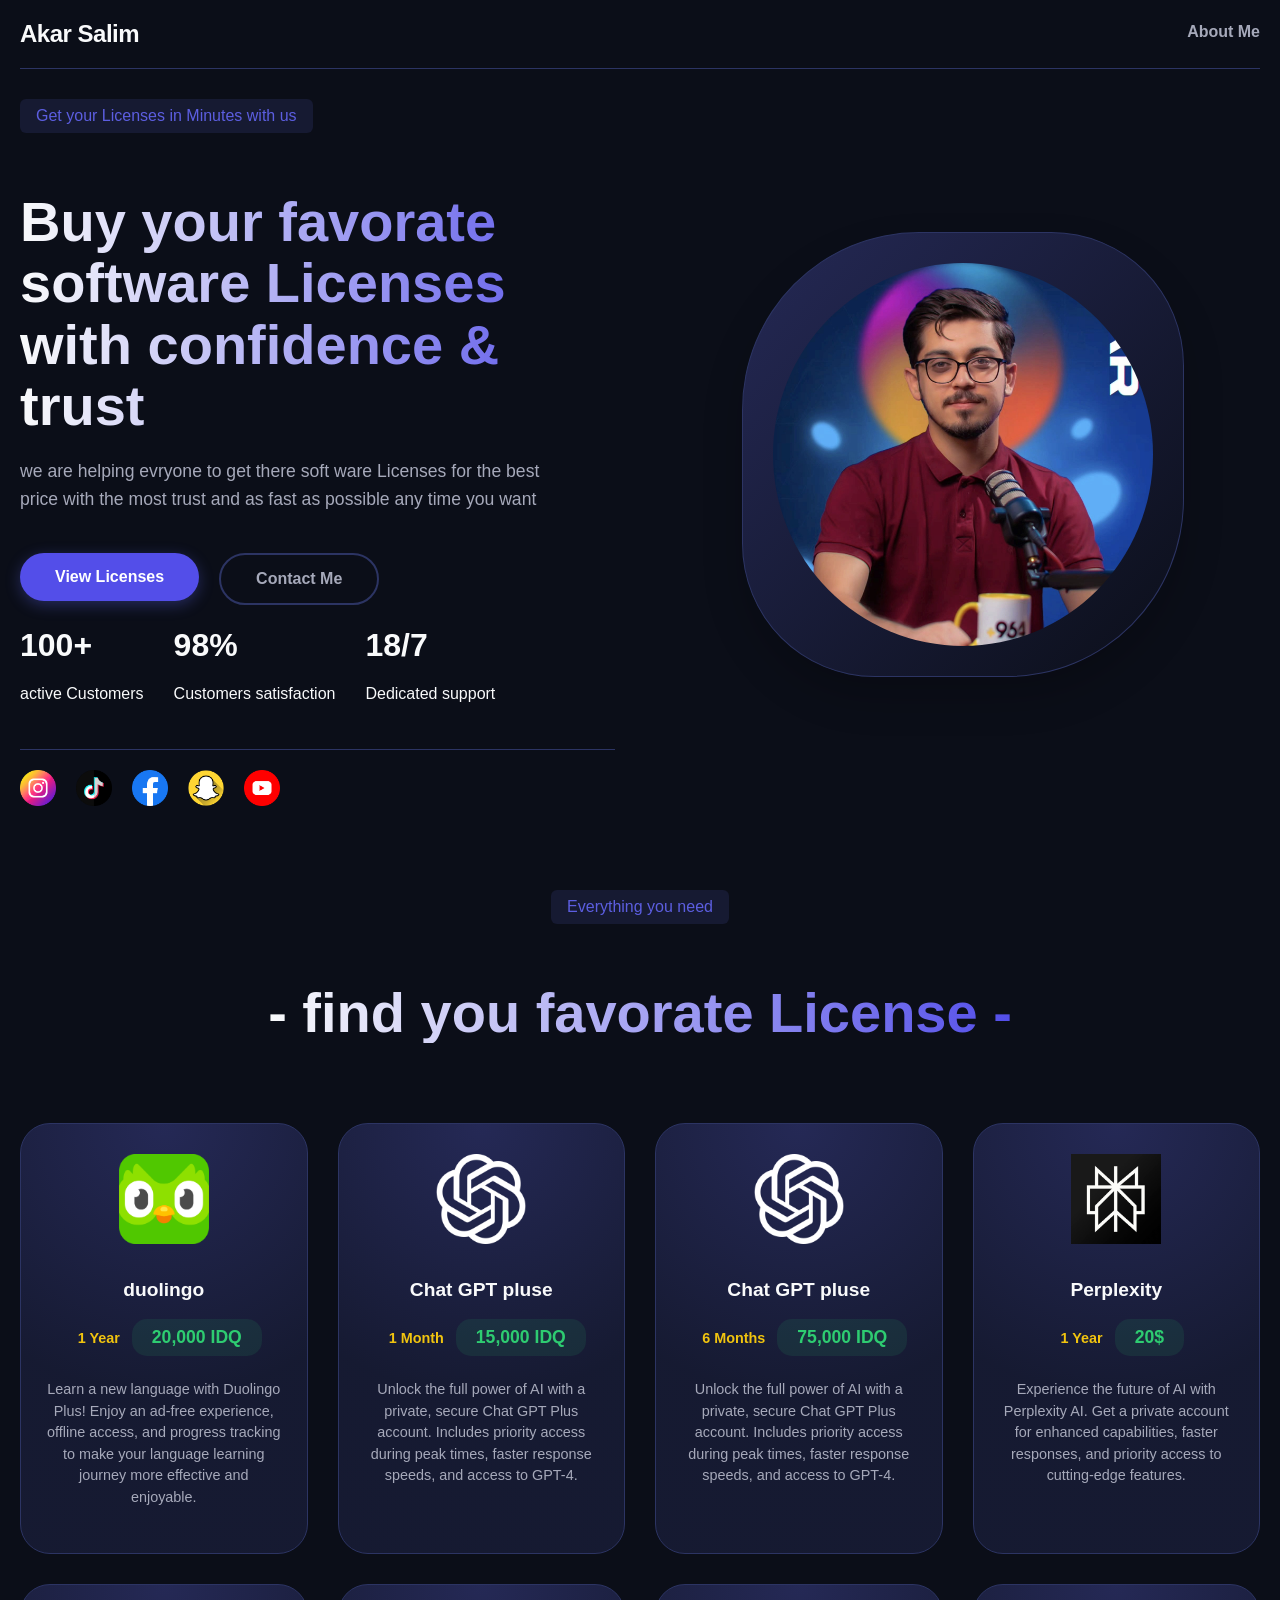
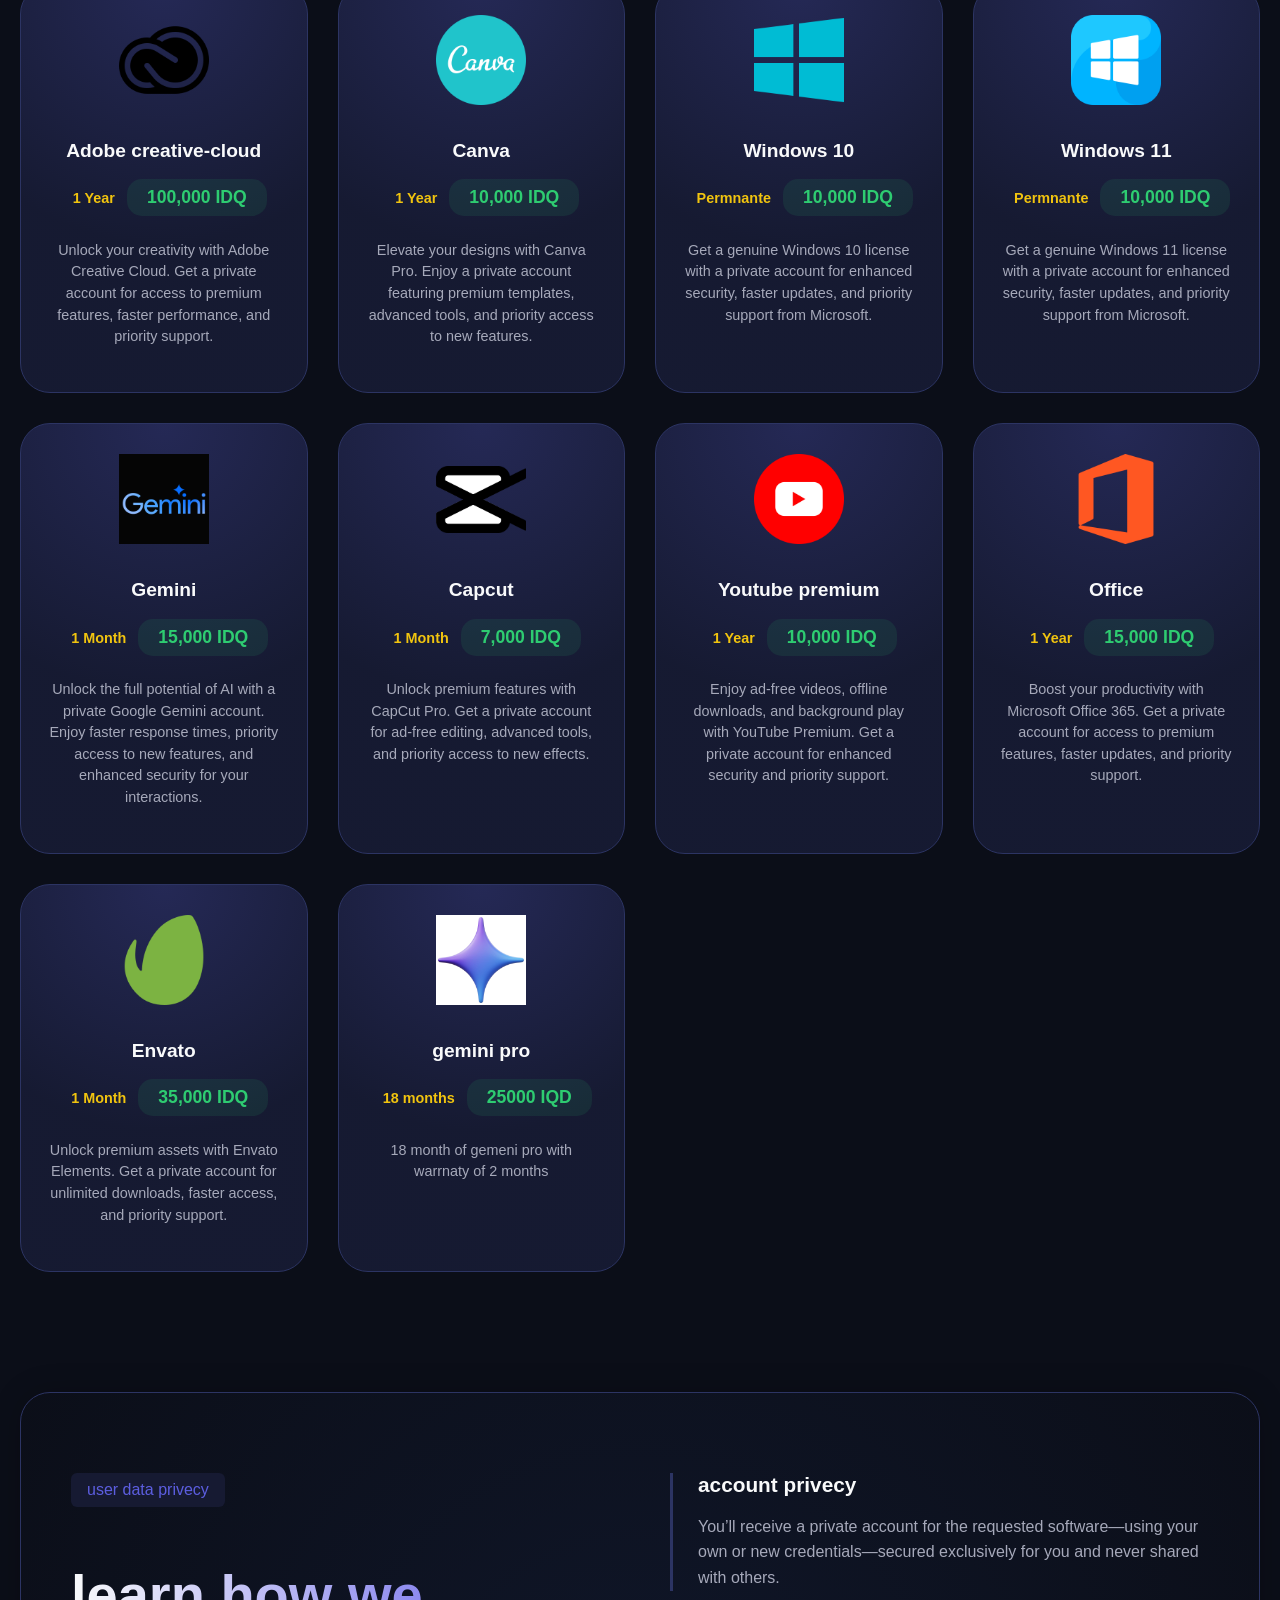
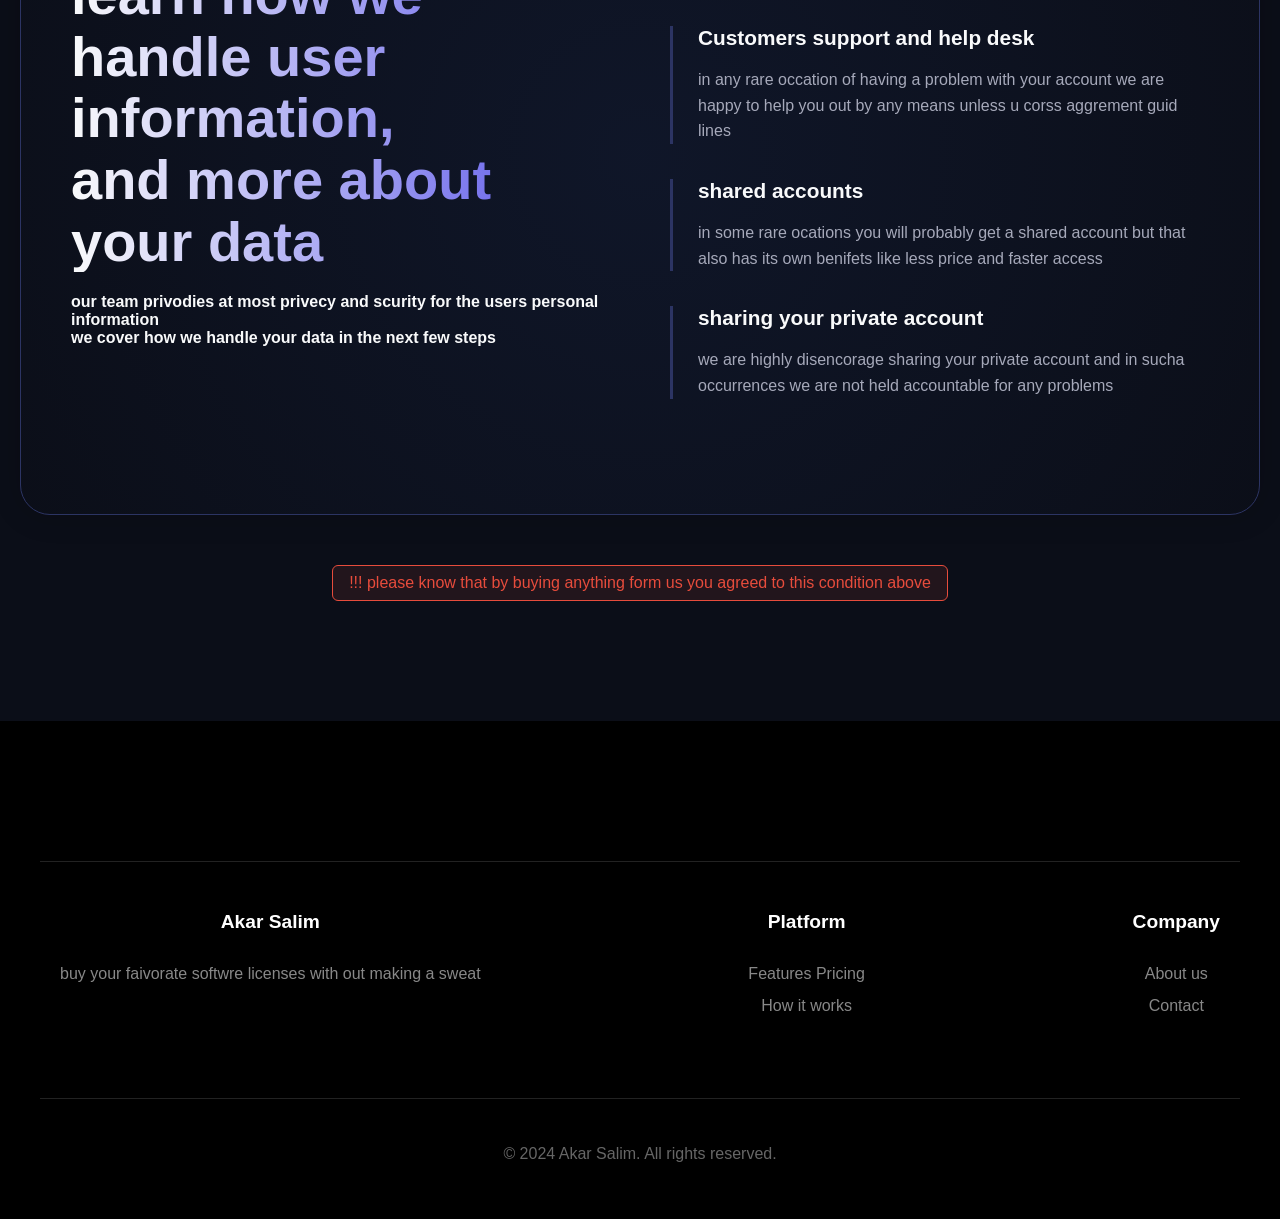
<file: index.html>
<!DOCTYPE html>
<html lang="en">
  <head>
    <meta charset="UTF-8" />
    <meta name="viewport" content="width=device-width, initial-scale=1.0" />
    <title>homepage</title>
    <link rel="stylesheet" href="homepage.css" />
    <!-- Netlify Identity Widget -->
    <script src="https://identity.netlify.com/v1/netlify-identity-widget.js"></script>
  </head>
  <body>
    <div id="main_div" class="main_div">
      <div class="header" id="header">
        <h2>Akar Salim</h2>
        <div class="nav" id="nav">
          <h3><a href="https://linkbio.co/5032410T0yNLL?utm_source=ig&utm_medium=social&utm_content=link_in_bio&fbclid=PAb21jcAOQ_XJleHRuA2FlbQIxMQBzcnRjBmFwcF9pZA81NjcwNjczNDMzNTI0MjcAAaeXLAMzqv5HATCUDVh5W4AkOka_g5SRZajRwakGov8KvgG4rEqNVOV7TPxqGQ_aem_kJyq-0-DBRKTMarZ-Bitdw">About Me</a></h3>
          
          
        </div>
      </div>
      <!--main sectino of the home page -->

      <div class="hero" id="hero">
        <div class="text-eara" id="text-eara">
          <div class="note" id="note">
            <p>Get your Licenses in Minutes with us</p>
          </div>
          <div class="main-text" id="main-text">
            <h1>Buy your favorate software Licenses with confidence & trust</h1>
            <p>
              we are helping evryone to get there soft ware Licenses for the
              best price with the most trust and as fast as possible any time
              you want
            </p>
          </div>
          <div class="action-buttons" id="action-buttons">
            
            <a href="#hot-picks"><input
              type="button"
              class="view-item-button"
              value="View Licenses"
            /></a>
            <a href="https://www.tiktok.com/@akarsalim1?_t=ZS-8xT9G1OIGxs&_r=1&fbclid=PAT01DUAOQ93NleHRuA2FlbQIxMABzcnRjBmFwcF9pZA81NjcwNjczNDMzNTI0MjcAAadbOLpSm3JqHGCMx-kH0Z82lTtyB1CGljWHtEbT8w2toRPUztUunqdMB_CcHg_aem_ZzxXKrP-3wuqyt1-glBvyg"><input
              type="button"
              class="contact-button"
              value="Contact Me"
            /></a>
          </div>
          <div class="market-details" id="market-details">
            <div>
              <h1>100+</h1>
              <p>active Customers</p>
            </div>
            <div>
              <h1>98%</h1>
              <p>Customers satisfaction</p>
            </div>
            <div>
              <h1>18/7</h1>
              <p>Dedicated support</p>
            </div>
          </div>
          <div class="social-media">
            <a href="https://www.instagram.com/akar_salim_47?igsh=Yzl5MWlxNjNzcHNy"><img src="assets/instagram.png" width="50px" alt="" /></a>
            <a href="https://www.tiktok.com/@akarsalim1?_t=ZS-8xT9G1OIGxs&_r=1&fbclid=PAT01DUAOQ93NleHRuA2FlbQIxMABzcnRjBmFwcF9pZA81NjcwNjczNDMzNTI0MjcAAadbOLpSm3JqHGCMx-kH0Z82lTtyB1CGljWHtEbT8w2toRPUztUunqdMB_CcHg_aem_ZzxXKrP-3wuqyt1-glBvyg"><img src="assets/tik-tok.png" width="50px" alt="" /></a>
            <a href="https://www.facebook.com/share/1McuZobgYA/"><img src="assets/facebook.png" width="50px" alt="" /></a>
            <a href="https://www.snapchat.com/add/akarsalim1?share_id=IFn6P5aiMTA&locale=en-GB"><img src="assets/snapchat.png" width="50px" alt="" /></a>
            <a href="https://youtube.com/@akarsalim1?si=BI8AGO8ESQTdChLH"><img src="assets/youtube.png" width="50px" alt="" /></a>
           
          </div>
        </div>
        <div class="image-eara" id="image-eara">
          <div class="img" id="img">
            <img src="assets/Screenshot_20251109_002657_Instagram.jpg" alt="" />
          </div>
        </div>
      </div>
      <!-- this section show the user all the available licenses -->
      <div id="hot-picks" class="hot-picks">
        <div class="note">
          <p>Everything you need</p>
        </div>
        <div class="main-text">
          <h1>- find you favorate License -</h1>
        </div>
        <div class="items-grid" id="items-grid">
          <!-- Dynamically loaded items will appear here -->
        </div>
      </div>

      <!--in this section we talk about how we handle user data and there accoutn amanagement -->
      <div class="agreements-section">
        <div class="left">
          <div class="note">
            <p>user data privecy</p>
          </div>
          <div class="main-text">
            <h1>
              learn how we handle user information,<br />
              and more about your data
            </h1>
            <h4>
              our team privodies at most privecy and scurity for the users
              personal information<br />
              we cover how we handle your data in the next few steps
            </h4>
          </div>
        </div>
        <div class="right">
          <div class="point">
            <div class="number"></div>
            <h2>account privecy</h2>
            <p>
              You’ll receive a private account for the requested software—using
              your own or new credentials—secured exclusively for you and never
              shared with others.
            </p>
          </div>
          <div class="point">
            <div class="number"></div>
            <h2>Customers support and help desk</h2>
            <p>
              in any rare occation of having a problem with your account we are
              happy to help you out by any means unless u corss aggrement guid
              lines
            </p>
          </div>
          <div class="point">
            <div class="number"></div>
            <h2>shared accounts</h2>
            <p>
              in some rare ocations you will probably get a shared account but
              that also has its own benifets like less price and faster access
            </p>
          </div>
          <div class="point">
            <div class="number"></div>
            <h2>sharing your private account</h2>
            <p>
              we are highly disencorage sharing your private account and in
              sucha occurrences we are not held accountable for any problems
            </p>
          </div>
        </div>
      </div>
      <div class="center">
        <div class="note agreement">
          <p>
            !!! please know that by buying anything form us you agreed to this
            condition above
          </p>
        </div>
      </div>
      

      <div class="footer">
        <div class="horizontal footer-top">
          <div class="vertical">
            <h3>Akar Salim</h3>
            <p>buy your faivorate softwre licenses with out making a sweat</p>
          </div>
          <div class="vertical">
            <h3>Platform</h3>
            <p>
              Features Pricing <br />
              How it works
            </p>
          </div>
          <div class="vertical">
            <h3>Company</h3>
            <p>
              About us <br />
              Contact
            </p>
          </div>
        </div>
        <div class="horizontal">
          <p>© 2024 Akar Salim. All rights reserved.</p>
        </div>
      </div>
    </div>

    <script src="homepage.js"></script>
    <script>
      if (window.netlifyIdentity) {
        window.netlifyIdentity.on("init", (user) => {
          if (!user) {
            window.netlifyIdentity.on("login", () => {
              document.location.href = "/admin/";
            });
          }
        });
      }
    </script>
  </body>
</html>
</file>
<file: homepage.css>
/* =========================================
   1. VARIABLES & RESET
   ========================================= */
:root {
    --background-color: hsl(226, 37%, 7%);
    --text-color: hsl(210, 20%, 98%);
    --button-color: hsl(242, 78%, 61%);
    --windows-color: hsl(231, 39%, 14%);
    --line-color: hsl(231, 39%, 28%);
    --secondory-text-color: hsl(231, 13%, 69%);
    --dark-background: hsl(229, 40%, 8%);
    --purple-text: hsl(239, 68%, 62%);
    --dark-button: hsl(224, 26%, 11%);
    --bright-background: hsl(235, 40%, 24%);
    --hover-background: hsl(238, 41%, 23%);
    --hover-border-color: hsl(239, 42%, 38%);
    --hover-shadow: hsl(236, 41%, 23%);
    --color-error: #e74c3c;
    --color-success: #2ecc71;
    --color-warning: #f1c40f;
    --second-background: hsl(224, 45%, 11%);
}


html {
    scroll-behavior: smooth;
}

html::-webkit-scrollbar{
    display: none;
}


*, *::before, *::after {
    box-sizing: border-box;
}

body {
    padding: 0;
    margin: 0;
    background-color: var(--background-color);
    font-family: 'Segoe UI', Roboto, Helvetica, Arial, sans-serif;
    color: var(--text-color);
    overflow-x: hidden;
}

/* =========================================
   2. KEYFRAME DEFINITIONS (The Magic)
   ========================================= */

/* A smooth slide-up and fade-in effect */
@keyframes fadeInUp {
    from {
        opacity: 0;
        transform: translateY(30px);
    }
    to {
        opacity: 1;
        transform: translateY(0);
    }
}

/* Gentle floating for images */
@keyframes floatGentle {
    0%, 100% { transform: translateY(0px); }
    50% { transform: translateY(-15px); }
}

/* A subtle pulse for attention-grabbing elements */
@keyframes softPulse {
    0% { box-shadow: 0 0 0 0 rgba(100, 108, 255, 0.4); }
    70% { box-shadow: 0 0 0 10px rgba(100, 108, 255, 0); }
    100% { box-shadow: 0 0 0 0 rgba(100, 108, 255, 0); }
}


/* =========================================
   3. MAIN LAYOUT & HEADER
   ========================================= */
.main_div {
    max-width: 1400px;
    margin: 0 auto;
    padding: 0 20px;
    position: relative;
}

.header {
    padding: 20px 0;
    display: flex;
    justify-content: space-between;
    align-items: center;
    border-bottom: 1px solid var(--line-color);
    /* Animation on load */
    animation: fadeInUp 0.8s ease-out;
}

.header h2 {
    margin: 0;
    cursor: pointer;
    font-size: 1.5rem;
    letter-spacing: -0.5px;
}

.nav {
    display: flex;
    gap: 40px;
    color: var(--secondory-text-color);
}

/* COOL ANIMATION: Underline slide effect on hover */
.nav h3 {
    margin: 0;
    cursor: pointer;
    font-size: 1rem;
    position: relative;
    padding-bottom: 5px;
    transition: color 0.3s ease;
}

.nav a {
    text-decoration: none;
    color: inherit;
}

.nav h3::after {
    content: '';
    position: absolute;
    width: 0;
    height: 2px;
    bottom: 0;
    left: 0;
    background-color: var(--button-color);
    transition: width 0.3s ease-in-out;
}

.nav a:hover {
    color: var(--button-color);
}

.nav h3:hover::after {
    width: 100%; /* Line slides across */
}

/* =========================================
   4. HERO SECTION
   ========================================= */
.hero {
    display: flex;
    align-items: center;
    justify-content: space-between;
    margin-top: 30px;
    margin-bottom: 80px;
    gap: 50px;
}

.text-eara {
    flex: 1;
    max-width: 650px;
    /* Staggered entrance animation */
    animation: fadeInUp 0.8s ease-out 0.2s backwards; /* 0.2s delay */
}

.note {
    background-color: var(--windows-color);
    color: var(--purple-text);
    width: fit-content;
    border-radius: 6px;
    padding: 8px 16px;
    margin-bottom: 20px;
    font-weight: 500;
    display: inline-block;
    /* Subtle continuous pulse */
    animation: softPulse 3s infinite;
}

.note p {
    margin: 0;
}

.market-details {
    display: flex;
    gap: 30px;
    margin-bottom: 30px;
}

.main-text h1 {
    font-size: clamp(32px, 5vw, 56px);
    line-height: 1.1;
    margin-bottom: 20px;
    /* Gradient text effect for extra "cool" factor */
    background: linear-gradient(to right, var(--text-color), var(--button-color));
    -webkit-background-clip: text;
    -webkit-text-fill-color: transparent;
}

.main-text p {
    color: var(--secondory-text-color);
    line-height: 1.6;
    font-size: 1.1rem;
    max-width: 90%;
}

/* Buttons */
.action-buttons {
    margin-top: 40px;
    display: flex;
    gap: 20px;
    flex-wrap: wrap;
}

.view-item-button, .contact-button {
    padding: 15px 35px;
    border-radius: 50px;
    font-size: 16px;
    font-weight: 700;
    cursor: pointer;
    /* Snappy transition for hover */
    transition: all 0.3s cubic-bezier(0.175, 0.885, 0.32, 1.275); /* Bouncy effect */
}

.view-item-button {
    background-color: var(--button-color);
    border: none;
    color: white;
    box-shadow: 0 4px 15px rgba(100, 108, 255, 0.3);
}

.contact-button {
    background-color: transparent;
    border: 2px solid var(--line-color);
    color: var(--secondory-text-color);
}

/* COOL ANIMATION: Bouncy Buttons on Hover */
.view-item-button:hover {
    transform: translateY(-5px) scale(1.05);
    background-color: hsl(242, 78%, 66%); /* Slightly lighter */
    box-shadow: 0 10px 25px rgba(100, 108, 255, 0.5);
}

.contact-button:hover {
    transform: translateY(-5px);
    border-color: var(--button-color);
    color: var(--button-color);
}

/* Social Media */
.social-media {
    margin-top: 20px;
    display: flex;
    gap: 20px;
    padding-top: 20px;
    border-top: 1px solid var(--line-color);
    animation: fadeInUp 0.8s ease-out 0.4s backwards; /* 0.4s delay */
}

.social-media img {
    cursor: pointer;
    width: 36px;

    transition: all 0.3s ease;

}

/* COOL ANIMATION: Icons pop and colorize on hover */
.social-media img:hover {
   
    transform: translateY(-5px) scale(1.1);
}

/* Hero Image Area */
.image-eara {
    flex: 1;
    display: flex;
    justify-content: center;
    position: relative;
    /* Entrance animation with longer delay */
    animation: fadeInUp 1s ease-out 0.5s backwards;
}

.img {
    border-radius: 40% 30% 40% 30%;
    background: linear-gradient(135deg, var(--bright-background), var(--background-color));
    padding: 30px;
    border: 1px solid var(--line-color);
    /* Continuous floating motion */
    animation: floatGentle 6s ease-in-out infinite;
    box-shadow: 0 20px 40px rgba(0,0,0,0.2);
}

.image-eara img {
    width: 100%;
    max-width: 380px;
    border-radius: 50%;
    display: block;
    transition: transform 0.5s ease;
}
/* Subtle interaction with the main image */
.img:hover img {
    transform: scale(1.03);
}


/* =========================================
   5. ITEMS GRID (HOT PICKS)
   ========================================= */
.hot-picks {
    display: flex;
    flex-direction: column;
    align-items: center;
    margin-bottom: 120px;
    /* Animate the whole section in */
    animation: fadeInUp 1s ease-out 0.8s backwards;
}

.items-grid {
    display: grid;
    grid-template-columns: repeat(auto-fit, minmax(250px, 1fr));
    gap: 30px;
    width: 100%;
    margin-top: 60px;
}

.item-card {
    background: radial-gradient(circle at top, var(--bright-background), var(--windows-color) 60%);
    padding: 30px 25px;
    border: 1px solid var(--line-color);
    border-radius: 30px;
    display: flex;
    flex-direction: column;
    align-items: center;
    /* Smooth transition for hover states */
    transition: all 0.4s cubic-bezier(0.175, 0.885, 0.32, 1.275);
    position: relative;
    overflow: hidden;
}

/* COOL ANIMATION: Card lift and glow */
.item-card:hover {
    background-color: var(--hover-background);
    border-color: var(--hover-border-color);
    box-shadow: 0 15px 35px var(--hover-shadow);
    transform: translateY(-10px) scale(1.02);
}

.hidden {
   line-height: 1.5;
    color: var(--secondory-text-color);
    font-size: 0.9rem;
    
}

/* Adds a subtle shiny flash effect on hover */
.item-card::before {
    content: '';
    position: absolute;
    top: 0;
    left: -100%;
    width: 100%;
    height: 100%;
    background: linear-gradient(120deg, transparent, rgba(255,255,255, 0.1), transparent);
    transition: all 0.6s;
}
.item-card:hover::before {
    left: 100%;
}

.item-card img {
    width: 90px;
    height: 90px;
    object-fit: contain;
    margin-bottom: 25px;
    transition: transform 0.4s ease;
}

/* Little pop for the icon on hover */
.item-card:hover img {
    transform: scale(1.1) rotate(5deg);
}

.name-price {
    width: 100%;
    text-align: center;
}

.name-price .name {
    font-size: 1.2rem;
    margin: 10px 0;
}

.name-price .time {
    color: var(--color-warning);
    font-size: 0.9rem;
    margin-bottom: 15px;
    display: inline-block;
    
    padding: 4px 12px;
    border-radius: 20px;
}



.name-price .price {
    background-color: rgba(46, 204, 113, 0.1);
    color: var(--color-success);
    padding: 8px 20px;
    border-radius: 15px;
    display: inline-block;
    font-size: 1.1rem;
    margin: 0;
    font-weight: 800;
}

/* =========================================
   6. AGREEMENTS SECTION
   ========================================= */
.agreements-section {
    background: radial-gradient(circle at center, var(--second-background), var(--background-color));
    display: flex;
    flex-direction: row;
    padding: 80px 50px;
    gap: 60px;
    border-radius: 30px;
    border: 1px solid var(--line-color);
    margin-bottom: 100px;
    /* Subtle pulse for the whole section */
    box-shadow: 0 0 30px rgba(0,0,0,0.2);
}

.left, .right {
    flex: 1;
}

.right .point {
    margin-bottom: 35px;
    border-left: 3px solid var(--line-color);
    padding-left: 25px;
    transition: all 0.3s ease;
}

/* Highlight points when hovered */
.right .point:hover {
    border-left-color: var(--button-color);
    transform: translateX(10px);
}

.point h2 {
    font-size: 1.3rem;
    margin-top: 0;
    color: var(--text-color);
}

.point p {
    color: var(--secondory-text-color);
    line-height: 1.6;
}

.center {
    display: flex;
    justify-content: center;
    margin-top: -50px;
    margin-bottom: 100px;
}

.agreement {
    background-color: rgba(231, 76, 60, 0.1);
    color: var(--color-error);
    border: 1px solid var(--color-error);
    animation: softPulse 4s infinite;
}

/* =========================================
   7. REVIEWS
   ========================================= */
.review {
    margin-bottom: 100px;
}

.review h1 {
    text-align: center;
    margin-bottom: 60px;
    font-size: 2.5rem;
}

.reivew-container {
    display: flex;
    justify-content: center;
    gap: 25px;
    flex-wrap: wrap;
}

.review-card {
    background-color: var(--windows-color);
    padding: 35px;
    border-radius: 25px;
    border: 1px solid var(--line-color);
    flex: 1;
    min-width: 280px;
    max-width: 350px;
    display: flex;
    flex-direction: column;
    justify-content: space-between;
    transition: all 0.4s ease;
    position: relative;
}

/* Add a quote icon via CSS */
.review-card::before {
    content: '“';
    position: absolute;
    top: 10px;
    left: 20px;
    font-size: 80px;
    color: var(--bright-background);
    font-family: serif;
    z-index: 0;
}

.review-card p {
    font-style: italic;
    color: var(--secondory-text-color);
    line-height: 1.7;
    position: relative;
    z-index: 1;
}

.review-card h3 {
    margin-top: 25px;
    color: var(--button-color);
    text-align: right;
}

.review-card:hover {
    transform: translateY(-10px);
    background-color: var(--bright-background);
    border-color: var(--button-color);
}

/* =========================================
   8. FOOTER
   ========================================= */
.footer {
    background-color: black;
    color: white;
    padding: 80px 0 40px 0;
    margin-top: 80px;
    width: 100vw;
    margin-left: calc(-50vw + 50%);
    display: flex;
    flex-direction: column;
    align-items: center;
}

.footer-top {
    display: flex;
    justify-content: space-between;
    width: 100%;
    max-width: 1200px;
    padding: 0 20px;
    flex-wrap: wrap;
    gap: 40px;
}

.vertical h3 {
    color: white;
    margin-bottom: 25px;
    font-size: 1.2rem;
}

.vertical p {
    color: #888;
    line-height: 2;
    cursor: pointer;
    transition: color 0.3s;
}
.vertical p:hover {
    color: var(--button-color);
}

.horizontal {
    margin-top: 60px;
    padding-top: 30px;
    border-top: 1px solid #222;
    width: 100%;
    max-width: 1200px;
    text-align: center;
    color: #666;
}


/* =========================================
   9. MEDIA QUERIES (RESPONSIVE TWEAKS)
   ========================================= */

/* --- TABLET (Below 992px) --- */
@media (max-width: 991px) {
    .hero {
        flex-direction: column;
        text-align: center;
        margin-top: 40px;
    }

    .text-eara {
        max-width: 100%;
        display: flex;
        flex-direction: column;
        align-items: center;
    }

    .action-buttons {
        justify-content: center;
    }

    .social-media {
        justify-content: center;
        border-top: none; /* Remove border on mobile layout */
    }

    .agreements-section {
        flex-direction: column;
        padding: 50px 30px;
    }
}

/* --- MOBILE (Below 768px) --- */
/* --- MOBILE (Below 768px) --- */
@media (max-width: 767px) {
    /* 1. Hide Elements */
    .nav { display: none; }
    .image-eara { display: none; }
    .review-card:nth-child(n+3) { display: none; }

    /* 2. Typography Adjustments */
    .header h2 { font-size: 1.3rem; }
    .main-text h1 { font-size: 2.2rem; }
    .hot-picks .main-text h1 { font-size: 1.8rem; text-align: center;}
    
    /* 3. Button Adjustments */
    .view-item-button, .contact-button {
        width: 100%;
        padding: 12px 20px;
    }

    /* 4. Footer Adjustments */
    .footer-top {
        flex-direction: column;
        text-align: center;
        gap: 30px;
    }

    /* ============================================
       5. TWO-COLUMN GRID FIX (The part you asked for)
       ============================================ */
    .items-grid {
        /* Force 2 columns regardless of screen width */
        grid-template-columns: repeat(2, 1fr); 
        gap: 10px; /* Tighter gap for small screens */
    }

    .item-card {
        /* Reduce padding so content fits */
        padding: 15px 10px; 
        border-radius: 20px; /* Slightly less rounded corners */
    }

    /* Make the images smaller */
    .item-card img {
        width: 50px; 
        height: 50px;
        margin-bottom: 10px;
    }

    .item-card:hover {
    background-color: var(--hover-background);
    border-color: var(--hover-border-color);
    box-shadow: 0 15px 35px var(--hover-shadow);
    transform: translateY(-2px) scale(1.02);
}

    /* Shrink the text inside the card */
    .name-price .name {
        font-size: 0.95rem; 
        margin: 5px 0;
    }

    .name-price .time {
        font-size: 0.75rem;
        margin-bottom: 8px;
    }

    .name-price .price {
        font-size: 0.85rem;
        padding: 4px 10px; /* Smaller badge */
        white-space: nowrap; /* Prevents price from breaking lines */
    }

    .description-hidden, 
    .item-card p {
        display: none !important;
    }

    
}
</file>
